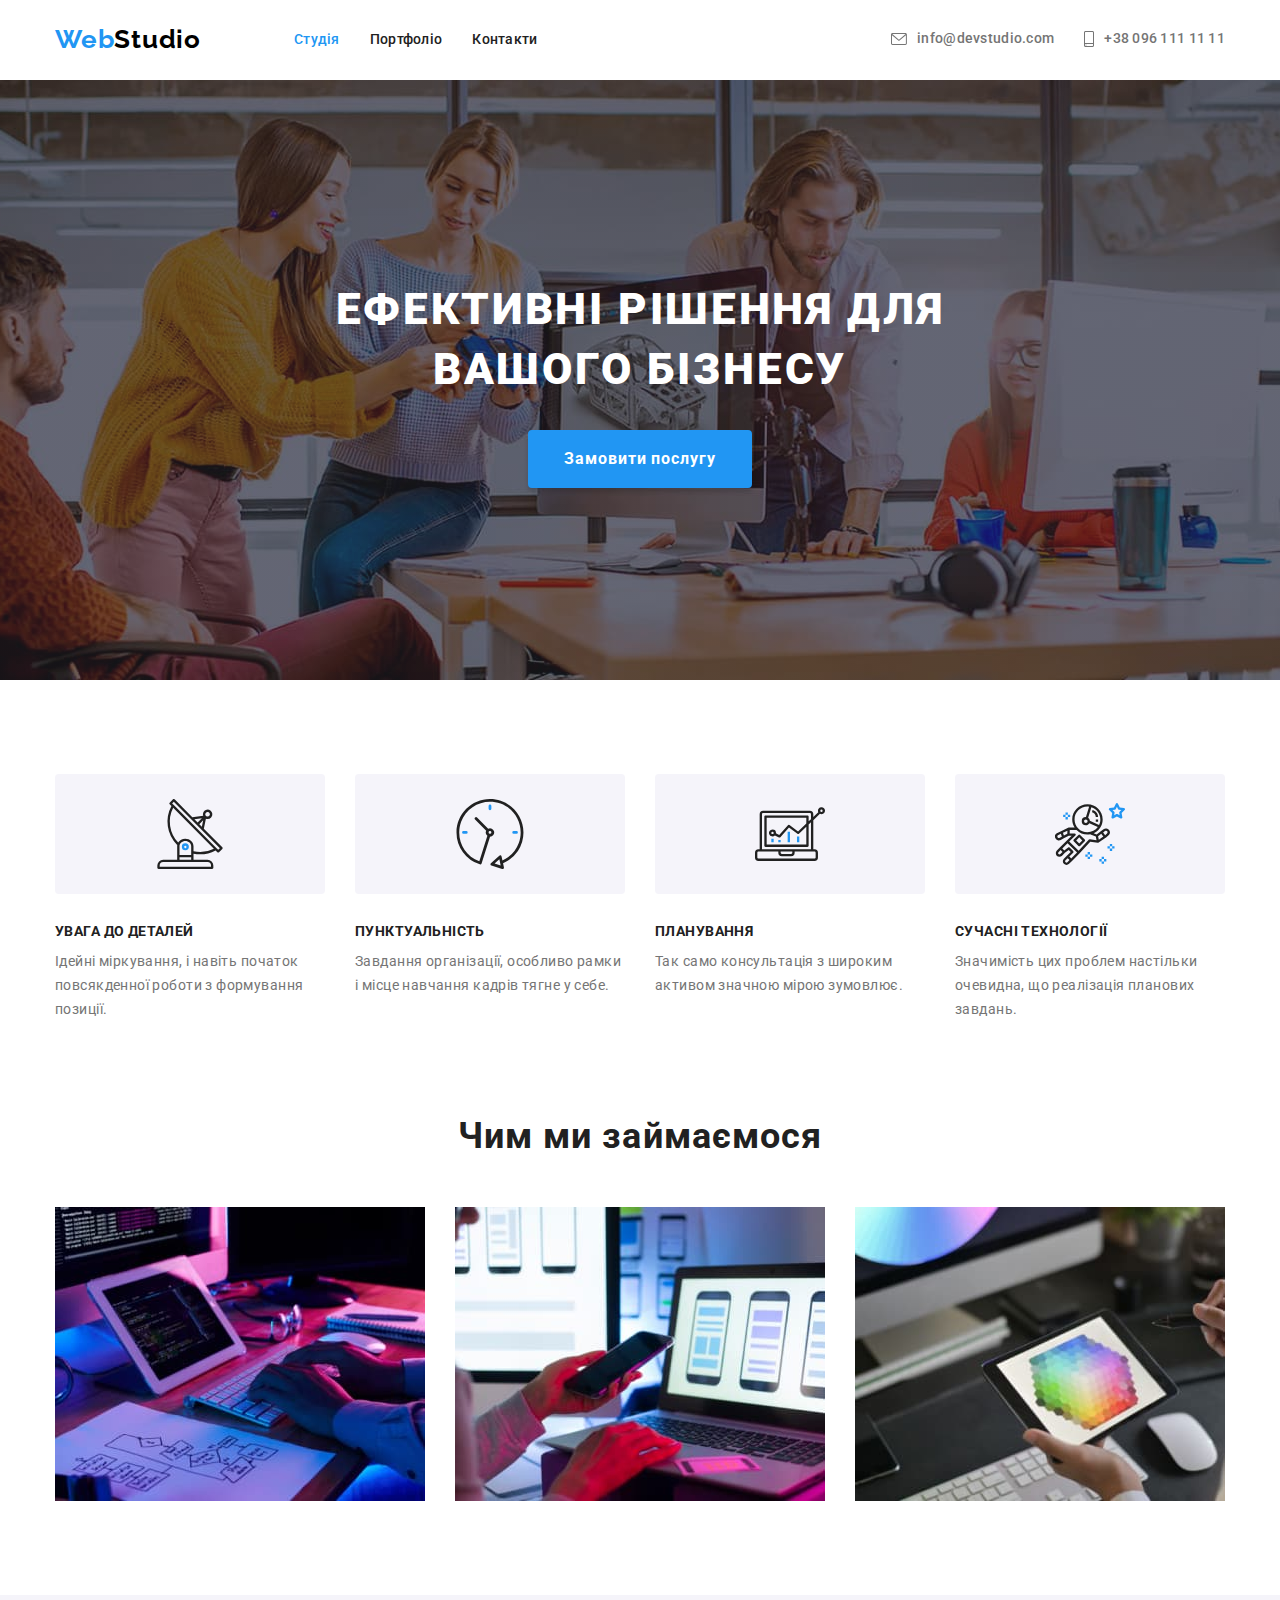
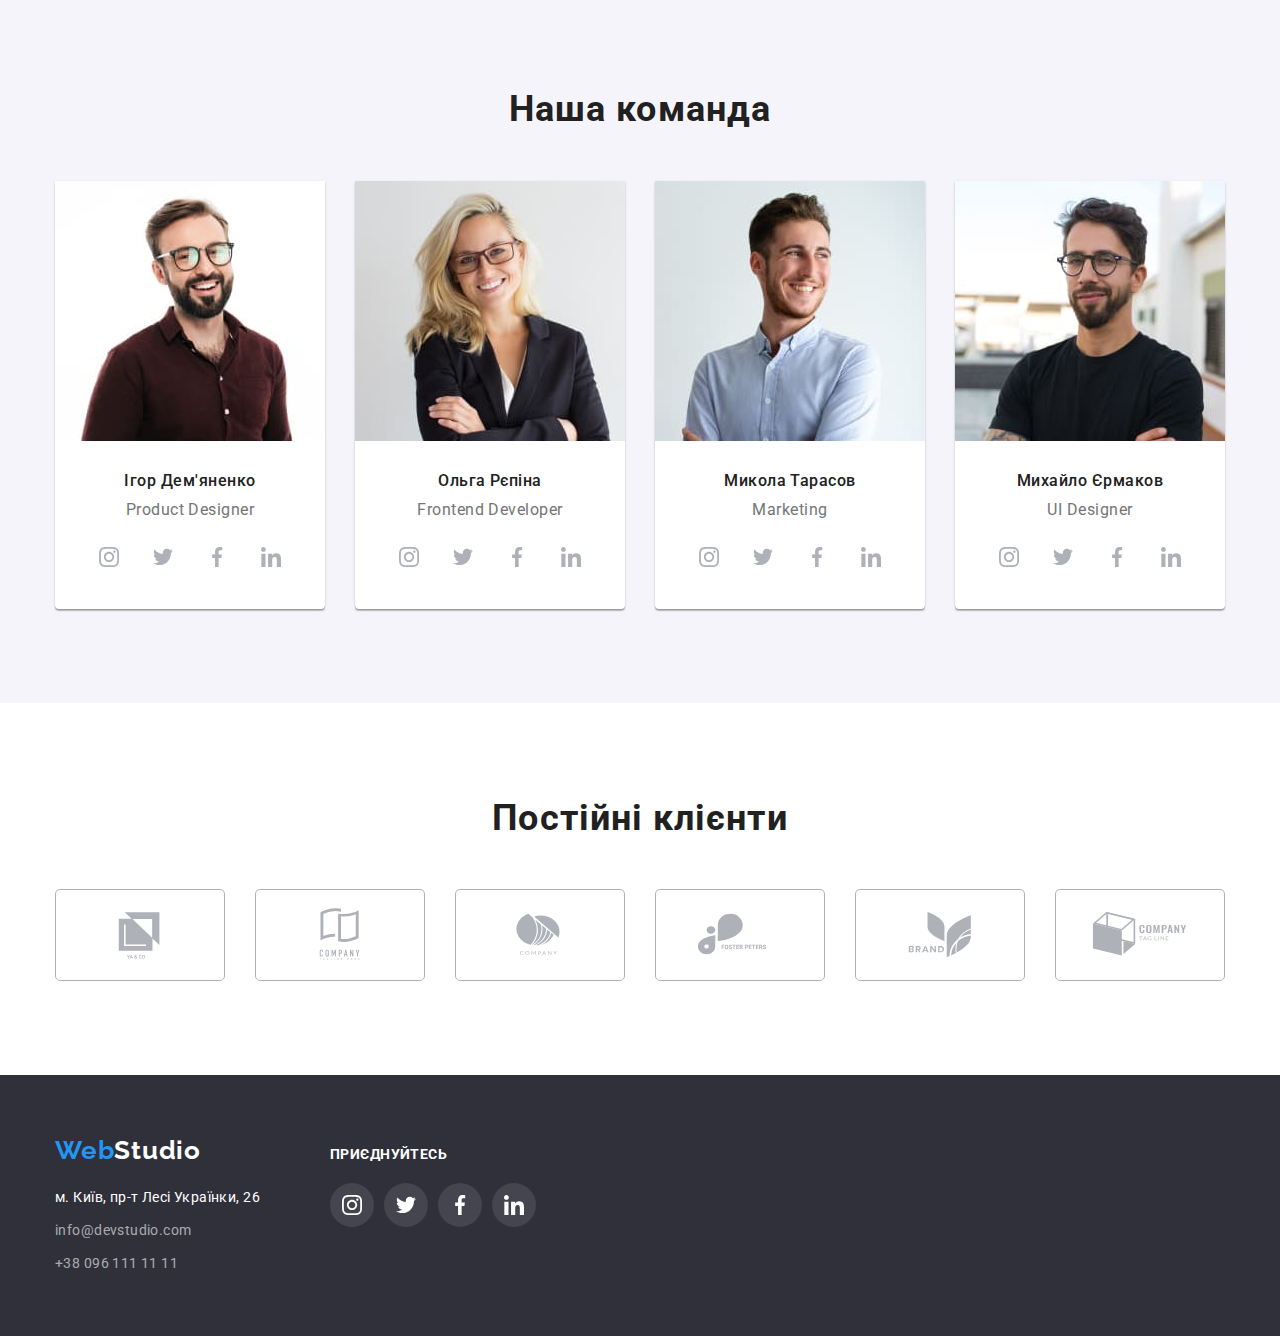
<file: index.html>
<!DOCTYPE html>
<html lang="uk">

<head>
  <meta charset="UTF-8">
  <meta http-equiv="X-UA-Compatible" content="IE=edge">
  <meta name="viewport" content="width=device-width, initial-scale=1.0">
  <title>Студія</title>
  <link rel="preconnect" href="https://fonts.googleapis.com">
  <link rel="preconnect" href="https://fonts.gstatic.com" crossorigin>
  <link href="https://fonts.googleapis.com/css2?family=Raleway:wght@700&family=Roboto:wght@400;500;700;900&display=swap"
    rel="stylesheet">
  <link rel="stylesheet" href="https://cdnjs.cloudflare.com/ajax/libs/modern-normalize/1.1.0/modern-normalize.min.css">
  <link rel="stylesheet" href="./css/styles.css">
</head>

<body class="site-body">
  <header class="header">
    <div class="container wrapper">
      <nav class="header-container">
        <a href="" class="header-logo link"><span class="span-logo">Web</span>Studio</a>
        <ul class="header-list list">
          <li class="header-item"><a class="header-link current link" href="./index.html">Студія</a></li>
          <li class="header-item"><a class="header-link link" href="./portfolio.html">Портфоліо</a></li>
          <li class="header-item"><a class="header-link link" href="">Контакти</a></li>
        </ul>
      </nav>
      <ul class="header-list-item list">
        <li class="header-item"><a class="header-mail  link" href="mailto:info@devstudio.com">
            <svg class="header-mail-item" width="16" height="12">
              <use href="./images/symbol-defs.svg#icon-envelope"></use>
            </svg>info@devstudio.com</a>
        </li>
        <li class="header-item"><a class="header-tel  link" href="tel:+380961111111">
            <svg class="header-tel-item" width="10" height="16">
              <use href="./images/symbol-defs.svg#icon-smartphone"></use>
            </svg>+38 096 111 11 11</a></li>
      </ul>
    </div>
  </header>
  <main>
    <section class="content overlay">
      <div class="container">
        <h1 class="content-title">Ефективні рішення для вашого бізнесу</h1>
        <button type="button" class="content-btn link">Замовити послугу</button>
      </div>
    </section>
    <section class="text">
      <div class="container">
        <h2 class="subject">Наші переваги</h2>
        <ul class="list">
          <li class="list-desc icon-antenna">
            <h3 class="text-caption">Увага до деталей</h3>
            <p class="text-desc">Ідейні міркування, і навіть початок повсякденної роботи з формування позиції.</p>
          </li>
          <li class="list-desc icon-clock">
            <h3 class="text-caption">Пунктуальність</h3>
            <p class="text-desc">Завдання організації, особливо рамки і місце навчання кадрів тягне у себе.</p>
          </li>
          <li class="list-desc icon-diagram">
            <h3 class="text-caption">Планування</h3>
            <p class="text-desc">Так само консультація з широким активом значною мірою зумовлює.</p>
          </li>
          <li class="list-desc icon-astronaut">
            <h3 class="text-caption">Сучасні технології</h3>
            <p class="text-desc">Значимість цих проблем настільки очевидна, що реалізація планових завдань.</p>
          </li>
        </ul>
      </div>
    </section>
    <section class="main">
      <div class="container">
        <h2 class="main-subtitle">Чим ми займаємося</h2>
        <ul class="list">
          <li><img src="./images/box-1.jpg" alt="програмуємо" class="" width="370" height="294"></li>
          <li><img src="./images/box-2.jpg" alt="тестуємо" class="" width="370" height="294"></li>
          <li><img src="./images/box-3.jpg" alt="створюємо" class="" width="370" height="294"></li>
        </ul>
      </div>
    </section>
    <section class="headline">
      <div class="container">
        <h2 class="headline-title">Наша команда</h2>
        <ul class="list headline-container">
          <li class="headline-img"><img class="" src="./images/img.jpg" alt="Ігор Дем'яненко" width="270" height="260">
            <div class="desc-text">
              <h3 class="headline-desc">Ігор Дем'яненко</h3>
              <p class="headline-text">Product Designer</p>
              <ul class="headline-soc list">
                <li class="headline-social">
                  <a href="" class="social-soc link">
                    <svg class="headline-social-soc" width="20" height="20">
                      <use href="./images/symbol-defs.svg#icon-instagram"></use>
                    </svg>
                  </a>
                </li>
                <li class="headline-social">
                  <a href="" class="social-soc link">
                    <svg class="headline-social-soc" width="20" height="20">
                      <use href="./images/symbol-defs.svg#icon-twitter"></use>
                    </svg>
                  </a>
                </li>
                <li class="headline-social">
                  <a href="" class="social-soc link">
                    <svg class="headline-social-soc" width="20" height="20">
                      <use href="./images/symbol-defs.svg#icon-facebook"></use>
                    </svg>
                  </a>
                </li>
                <li class="headline-social">
                  <a href="" class="social-soc link">
                    <svg class="headline-social-soc" width="20" height="20">
                      <use href="./images/symbol-defs.svg#icon-linkedin"></use>
                    </svg>
                  </a>
                </li>
              </ul>
            </div>
          </li>
          <li class="headline-img"><img class="" src="./images/img-1.jpg" alt="Ольга Рєпіна" width="270" height="260">
            <div class="desc-text">
              <h3 class="headline-desc">Ольга Рєпіна</h3>
              <p class="headline-text">Frontend Developer</p>
              <ul class="headline-soc list">
                <li class="headline-social">
                  <a href="" class="social-soc link">
                    <svg class="headline-social-soc" width="20" height="20">
                      <use href="./images/symbol-defs.svg#icon-instagram"></use>
                    </svg>
                  </a>
                </li>
                <li class="headline-social">
                  <a href="" class="social-soc link">
                    <svg class="headline-social-soc" width="20" height="20">
                      <use href="./images/symbol-defs.svg#icon-twitter"></use>
                    </svg>
                  </a>
                </li>
                <li class="headline-social">
                  <a href="" class="social-soc link">
                    <svg class="headline-social-soc" width="20" height="20">
                      <use href="./images/symbol-defs.svg#icon-facebook"></use>
                    </svg>
                  </a>
                </li>
                <li class="headline-social">
                  <a href="" class="social-soc link">
                    <svg class="headline-social-soc" width="20" height="20">
                      <use href="./images/symbol-defs.svg#icon-linkedin"></use>
                    </svg>
                  </a>
                </li>
              </ul>
            </div>
          </li>
          <li class="headline-img"><img class="" src="./images/img-2.jpg" alt="Микола Тарасов" width="270" height="260">
            <div class="desc-text">
              <h3 class="headline-desc">Микола Тарасов</h3>
              <p class="headline-text">Marketing</p>
              <ul class="headline-soc list">
                <li class="headline-social">
                  <a href="" class="social-soc link">
                    <svg class="headline-social-soc" width="20" height="20">
                      <use href="./images/symbol-defs.svg#icon-instagram"></use>
                    </svg>
                  </a>
                </li>
                <li class="headline-social">
                  <a href="" class="social-soc link">
                    <svg class="headline-social-soc" width="20" height="20">
                      <use href="./images/symbol-defs.svg#icon-twitter"></use>
                    </svg>
                  </a>
                </li>
                <li class="headline-social">
                  <a href="" class="social-soc link">
                    <svg class="headline-social-soc" width="20" height="20">
                      <use href="./images/symbol-defs.svg#icon-facebook"></use>
                    </svg>
                  </a>
                </li>
                <li class="headline-social">
                  <a href="" class="social-soc link">
                    <svg class="headline-social-soc" width="20" height="20">
                      <use href="./images/symbol-defs.svg#icon-linkedin"></use>
                    </svg>
                  </a>
                </li>
              </ul>
            </div>
          </li>
          <li class="headline-img"><img class="" src="./images/img-3.jpg" alt="Михайло Єрмаков" width="270"
              height="260">
            <div class="desc-text">
              <h3 class="headline-desc">Михайло Єрмаков</h3>
              <p class="headline-text">UI Designer</p>
              <ul class="headline-soc list">
                <li class="headline-social">
                  <a href="" class="social-soc link">
                    <svg class="headline-social-soc" width="20" height="20">
                      <use href="./images/symbol-defs.svg#icon-instagram"></use>
                    </svg>
                  </a>
                </li>
                <li class="headline-social">
                  <a href="" class="social-soc link">
                    <svg class="headline-social-soc" width="20" height="20">
                      <use href="./images/symbol-defs.svg#icon-twitter"></use>
                    </svg>
                  </a>
                </li>
                <li class="headline-social">
                  <a href="" class="social-soc link">
                    <svg class="headline-social-soc" width="20" height="20">
                      <use href="./images/symbol-defs.svg#icon-facebook"></use>
                    </svg>
                  </a>
                </li>
                <li class="headline-social">
                  <a href="" class="social-soc link">
                    <svg class="headline-social-soc" width="20" height="20">
                      <use href="./images/symbol-defs.svg#icon-linkedin"></use>
                    </svg>
                  </a>
                </li>
              </ul>
            </div>
          </li>
        </ul>
      </div>
    </section>
    <section class="company">
      <div class="container">
        <h2 class="logo-container">Постійні клієнти</h2>
        <ul class="company-container list">
          <li class="company-list">
            <a href="" class="company-container-list link">
              <svg width="106" height="60">
                <use href="./images/symbol-defs.svg#icon-Logo-1"></use>
              </svg>
            </a>
          </li>
          <li class="company-list">
            <a href="" class="company-container-list link">
              <svg width="106" height="60">
                <use href="./images/symbol-defs.svg#icon-Logo-2"></use>
              </svg>
            </a>
          </li>
          <li class="company-list">
            <a href="" class="company-container-list link">
              <svg width="106" height="60">
                <use href="./images/symbol-defs.svg#icon-Logo-3"></use>
              </svg>
            </a>
          </li>
          <li class="company-list">
            <a href="" class="company-container-list link">
              <svg width="106" height="60">
                <use href="./images/symbol-defs.svg#icon-Logo-4"></use>
              </svg>
            </a>
          </li>
          <li class="company-list">
            <a href="" class="company-container-list link">
              <svg width="106" height="60">
                <use href="./images/symbol-defs.svg#icon-Logo-5"></use>
              </svg>
            </a>
          </li>
          <li class="company-list">
            <a href="" class="company-container-list link">
              <svg width="106" height="60">
                <use href="./images/symbol-defs.svg#icon-Logo-6"></use>
              </svg>
            </a>
          </li>
        </ul>
      </div>
    </section>
  </main>
  <footer class="footer">
    <div class="container adress-part">
      <div class="">
        <a class="footer-logo link" href=""><span class="footer-span-logo">Web</span>Studio</a>
        <address class="footer-address">
          <ul class="list foter-list">
            <li class="list-footer"><a class="footer-address-gps link" href="https://goo.gl/maps/CPtrU1FHBa2aNyZL9"
                target="_blank" rel="noopener noreferrer nofollow">м. Київ, пр-т Лесі Українки, 26</a>
            </li>
            <li class="list-footer"><a class="footer-mail link" href="mailto:info@devstudio.com">info@devstudio.com</a>
            </li>
            <li><a class="footer-tel link" href="tel:+380961111111">+38 096 111 11 11</a></li>
          </ul>
        </address>
      </div>
      <div class="social-container">
        <h2 class="soc-title">Приєднуйтесь</h2>
        <ul class="footer-soc-title list">
          <li class="footer-social"><a href="" class="footer-social-soc link">
              <svg width="20" height="20">
                <use href="./images/symbol-defs.svg#icon-instagram"></use>
              </svg>
            </a></li>
          <li class="footer-social"><a href="" class="footer-social-soc link">
              <svg width="20" height="20">
                <use href="./images/symbol-defs.svg#icon-twitter"></use>
              </svg>
            </a></li>
          <li class="footer-social"><a href="" class="footer-social-soc link">
              <svg width="20" height="20">
                <use href="./images/symbol-defs.svg#icon-facebook"></use>
              </svg>
            </a></li>
          <li class="footer-social"><a href="" class="footer-social-soc link">
              <svg width="20" height="20">
                <use href="./images/symbol-defs.svg#icon-linkedin"></use>
              </svg>
            </a></li>
        </ul>

      </div>
    </div>
  </footer>
</body>

</html>
</file>
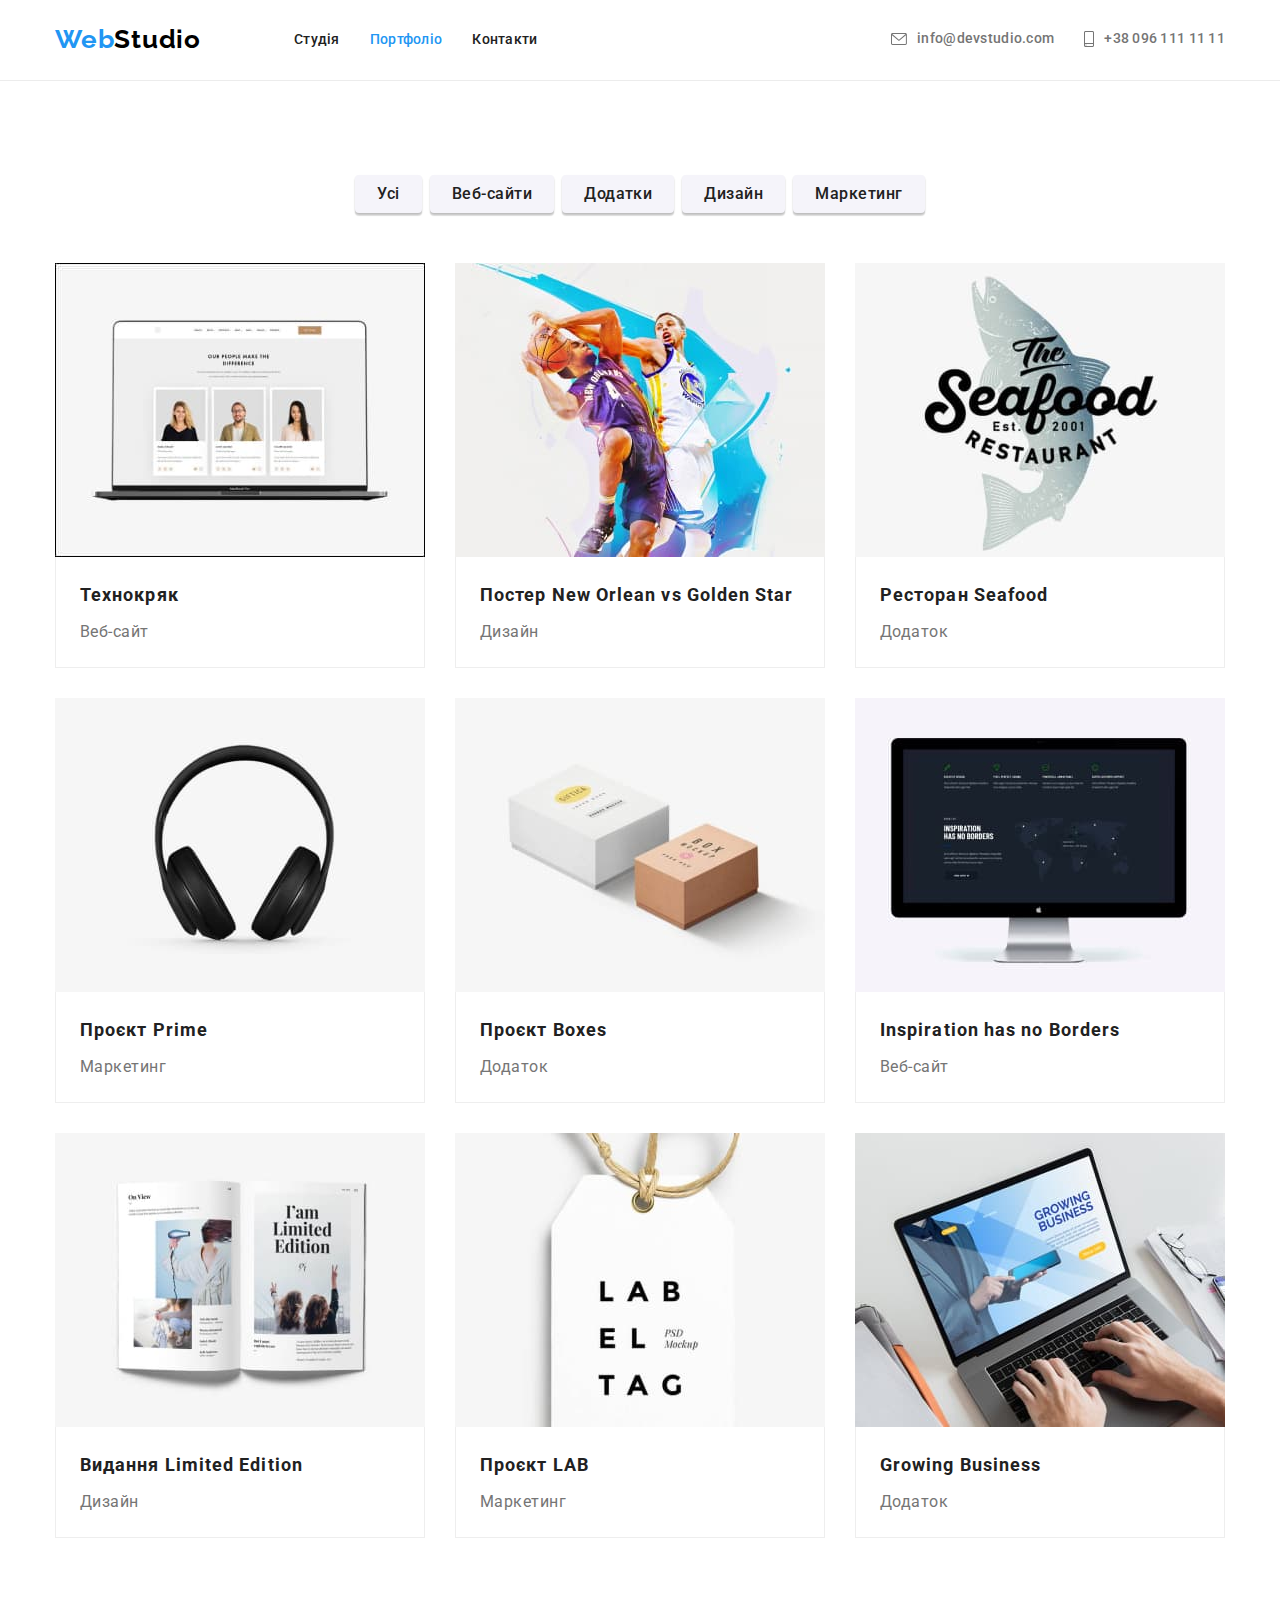
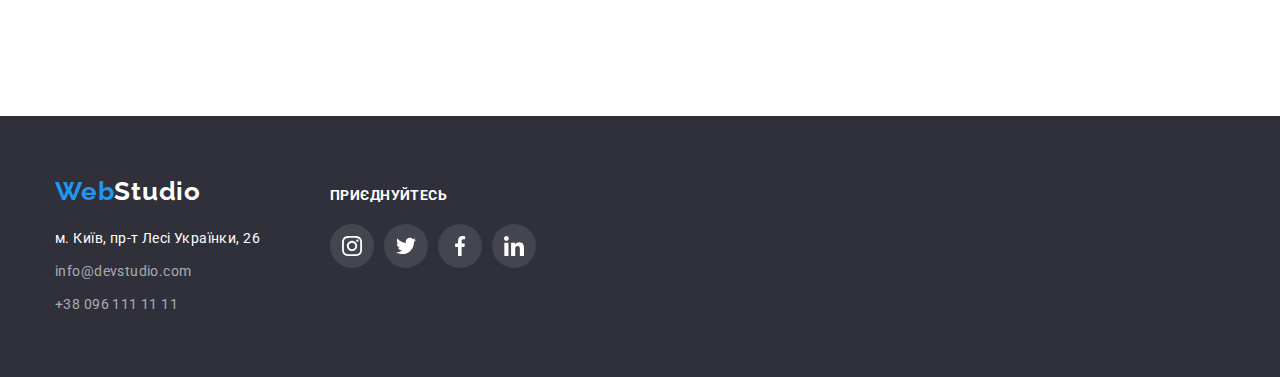
<file: portfolio.html>
<!DOCTYPE html>
<html lang="uk">

<head>
    <meta charset="UTF-8">
    <meta http-equiv="X-UA-Compatible" content="IE=edge">
    <meta name="viewport" content="width=device-width, initial-scale=1.0">
    <title>Портфоліо</title>
    <link rel="preconnect" href="https://fonts.googleapis.com">
    <link rel="preconnect" href="https://fonts.gstatic.com" crossorigin>
    <link
        href="https://fonts.googleapis.com/css2?family=Raleway:wght@700&family=Roboto:wght@400;500;700;900&display=swap"
        rel="stylesheet">
    <link rel="stylesheet"
        href="https://cdnjs.cloudflare.com/ajax/libs/modern-normalize/1.1.0/modern-normalize.min.css">
    <link rel="stylesheet" href="./css/styles.css">
</head>

<body class="site-body">
    <header class="header header-body">
        <div class="container wrapper">
            <nav class="header-container">
                <a href="" class="header-logo link"><span class="span-logo">Web</span>Studio</a>
                <ul class="header-list list">
                    <li class="header-item"><a class="header-link link" href="./index.html">Студія</a></li>
                    <li class="header-item"><a class="header-link current link" href="./portfolio.html">Портфоліо</a>
                    </li>
                    <li class="header-item"><a class="header-link link" href="">Контакти</a></li>
                </ul>
            </nav>
            <ul class="header-list-item list">
                <li class="header-item"><a class="header-mail  link" href="mailto:info@devstudio.com">
                        <svg class="header-mail-item" width="16" height="12">
                            <use href="./images/symbol-defs.svg#icon-envelope"></use>
                        </svg>info@devstudio.com</a>
                </li>
                <li class="header-item"><a class="header-tel link" href="tel:+380961111111">
                        <svg class="header-tel-item" width="10" height="16">
                            <use href="./images/symbol-defs.svg#icon-smartphone"></use>
                        </svg>+38 096 111 11 11</a></li>
            </ul>
        </div>
    </header>
    <main class="main">
        <section class="main-container-list">
            <div class="container">
                <ul class="list main-container-btn">
                    <li class="container-main"><button class="main-btn link" type="button">Усі</button></li>
                    <li class="container-main"><button class="main-btn link" type="button">Веб-сайти</button></li>
                    <li class="container-main"><button class="main-btn link" type="button">Додатки</button></li>
                    <li class="container-main"><button class="main-btn link" type="button">Дизайн</button></li>
                    <li class="container-main"><button class="main-btn link" type="button">Маркетинг</button></li>
                </ul>
                <ul class="list container-list">
                    <li class="main-list"><a class="link container-card" href="./images/img-11.jpg"><img class="img"
                                src="./images/img-11.jpg" alt="Веб-сайт" width="370" height="294">
                            <div class="main-img">
                                <h3 class="main-title link">Технокряк</h3>
                                <p class="main-text link">Веб-сайт</p>
                            </div>
                        </a>
                    </li>
                    <li class="main-list"><a class="link container-card" href="./images/img-12.jpg"><img class="img"
                                src="./images/img-12.jpg" alt="Логотип" width="370" height="294">
                            <div class="main-img">
                                <h3 class="main-title link">Постер New Orlean vs Golden Star</h3>
                                <p class="main-text link">Дизайн</p>
                            </div>
                        </a>
                    </li>
                    <li class="main-list"><a class="link container-card" href="./images/img-13.jpg"><img class="img"
                                src="./images/img-13.jpg" alt="Ресторан" width="370" height="294">
                            <div class="main-img">
                                <h3 class="main-title link">Ресторан Seafood</h3>
                                <p class="main-text link">Додаток</p>
                            </div>
                        </a>
                    </li>
                    <li class="main-list"><a class="link container-card" href="./images/img-14.jpg"><img class="img"
                                src="./images/img-14.jpg" alt="Навушники" width="370" height="294">
                            <div class="main-img">
                                <h3 class="main-title link">Проєкт Prime</h3>
                                <p class="main-text link">Маркетинг</p>
                            </div>
                        </a>
                    </li>
                    <li class="main-list"><a class="link container-card" href="./images/img-15.jpg"><img class="img"
                                src="./images/img-15.jpg" alt="Коробки" width="370" height="294">
                            <div class="main-img">
                                <h3 class="main-title link">Проєкт Boxes</h3>
                                <p class="main-text link">Додаток</p>
                            </div>
                        </a>
                    </li>
                    <li class="main-list">
                        <a class="link container-card" href="./images/img-16.jpg"><img class="img"
                                src="./images/img-16.jpg" alt="Екран" width="370" height="294">
                            <div class="main-img">
                                <h3 class="main-title link">Inspiration has no Borders</h3>
                                <p class="main-text link">Веб-сайт</p>
                            </div>
                        </a>
                    </li>
                    <li class="main-list"><a class="link container-card" href="./images/img-17.jpg"><img class="img"
                                src="./images/img-17.jpg" alt="Книга" width="370" height="294">
                            <div class="main-img">
                                <h3 class="main-title link">Видання Limited Edition</h3>
                                <p class="main-text link">Дизайн</p>
                            </div>
                        </a>
                    </li>
                    <li class="main-list"><a class="link container-card" href="./images/img-18.jpg"><img class="img"
                                src="./images/img-18.jpg" alt="Ярлик" width="370" height="294">
                            <div class="main-img">
                                <h3 class="main-title link">Проєкт LAB</h3>
                                <p class="main-text link">Маркетинг</p>
                            </div>
                        </a>
                    </li>
                    <li class="main-list"><a class="link container-card" href="./images/img-19.jpg"><img class="img"
                                src="./images/img-19.jpg" alt="Ноутбук" width="370" height="294">
                            <div class="main-img">
                                <h3 class="main-title link">Growing Business</h3>
                                <p class="main-text link">Додаток</p>
                            </div>
                        </a>
                    </li>
                </ul>
            </div>
        </section>
    </main>
    <footer class="footer">
        <div class="container adress-part">
            <div class="">
                <a class="footer-logo link" href=""><span class="footer-span-logo">Web</span>Studio</a>
                <address class="footer-address">
                    <ul class="list foter-list">
                        <li class="list-footer"><a class="footer-address-gps link"
                                href="https://goo.gl/maps/CPtrU1FHBa2aNyZL9" target="_blank"
                                rel="noopener noreferrer nofollow">м. Київ, пр-т Лесі Українки, 26</a>
                        </li>
                        <li class="list-footer"><a class="footer-mail link"
                                href="mailto:info@devstudio.com">info@devstudio.com</a>
                        </li>
                        <li><a class="footer-tel link" href="tel:+380961111111">+38 096 111 11 11</a></li>
                    </ul>
                </address>
            </div>
            <div class="social-container">
                <h2 class="soc-title">Приєднуйтесь</h2>
                <ul class="footer-soc-title list">
                    <li class="footer-social"><a href="" class="footer-social-soc link">
                            <svg width="20" height="20">
                                <use href="./images/symbol-defs.svg#icon-instagram"></use>
                            </svg>
                        </a></li>
                    <li class="footer-social"><a href="" class="footer-social-soc link">
                            <svg width="20" height="20">
                                <use href="./images/symbol-defs.svg#icon-twitter"></use>
                            </svg>
                        </a></li>
                    <li class="footer-social"><a href="" class="footer-social-soc link">
                            <svg width="20" height="20">
                                <use href="./images/symbol-defs.svg#icon-facebook"></use>
                            </svg>
                        </a></li>
                    <li class="footer-social"><a href="" class="footer-social-soc link">
                            <svg width="20" height="20">
                                <use href="./images/symbol-defs.svg#icon-linkedin"></use>
                            </svg>
                        </a></li>
                </ul>

            </div>
        </div>
    </footer>
</body>

</html>
</file>
<file: css/styles.css>
.site-body {
    font-family: 'Roboto', sans-serif;
        background: #FFFFFF;

}
.list {
    list-style: none;
    display: flex;
    gap: 30px;
}

.link {
    text-decoration: none;
}

.link:hover{
    color: #2196F3;
}

.link:focus{
    color: #2196F3;
}

p, h1, h2, h3, h4, h5, h6{
    margin: 0;
} 
ul, ol{
    margin: 0;
    padding-left: 0;
}
img {
    display: block;
}

/*------------------------HEADER----------------*/
.header{
    background: #FFFFFF;
    padding-top: 24px;
    padding-bottom: 25px;
}

.container{
    width: 1200px;
    padding-left: 15px;
    padding-right: 15px;
    margin: 0 auto;
}

.wrapper{
    display: flex;
    justify-content: space-between;
    align-items: center;
}

.header-container{
    display: flex;
    align-items: center;
}

.content-btn{
    cursor: pointer;
    border-radius: 4px;
    background: #2196F3;
        box-shadow: 0px 4px 4px rgba(0, 0, 0, 0.15);
}

.header-logo {
    font-family: 'Raleway', sans-serif;
        font-weight: 700;
        font-size: 26px;
        line-height: 1.19;
        letter-spacing: 0.03em;
        color: #000000;
}

.header-list{
    margin-left: 93px;
}

.header-list-item{
    display: flex;
}

.header-list .header-link.current{
 color: #2196F3;
}

.span-logo{
    color: #2196F3;
}

.header-link {
        font-weight: 500;
        font-size: 14px;
        line-height: 1.14;
        letter-spacing: 0.02em;
        color: #212121;
}


.header-mail {
    font-weight: 500;
        font-size: 14px;
        line-height: 1.14;
        letter-spacing: 0.02em;
        color: #757575;
        display: flex;
        align-items: center;
}

.header-mail-item{
    fill: currentColor;
    margin-right: 10px;
}

.header-tel-item{
    fill: currentColor;
    margin-right: 10px;
}

.header-tel {
    font-weight: 500;
        font-size: 14px;
        line-height: 1.14;
        letter-spacing: 0.02em;
        color: #757575;
        display: flex;
    align-items: center;
}

.header-item{
}

.header-list-item{
    display: flex;
    align-items: center;
}
/*-------------------------MAIN-------------------*/
.content {
    background: #2F303A;
    padding-top: 200px;
    padding-bottom: 200px;
}

.overlay{
    max-width: 1600px;
    height: 600px;
    margin-left: auto;
    margin-right: auto;
    background-image: linear-gradient(rgba(47, 48, 58, 0.4), rgba(47, 48, 58, 0.4)),
    url(../images/Imgb-1.jpg);
    
    background-size: cover;
    background-position: center;
    background-repeat: no-repeat;
}

.content-title {
    font-weight: 900;
    font-size: 44px;
    line-height: 1.36;
    text-align: center;
    letter-spacing: 0.06em;
    text-transform: uppercase;
    color: #FFFFFF;
    width: 696px;
    margin-left: 452px;
    margin-right: 452px;
    margin: 0 auto;
    margin-bottom: 30px;
}

.content-btn {
    font-family: inherit;
    font-weight: 700;
        font-size: 16px;
        line-height: 1.88;
        letter-spacing: 0.06em;
        color: #FFFFFF;
        margin: 0 auto;
        display: flex;
        padding: 10px 32px;
        background: #2196F3;
        border: 4px solid #2196F3;
}

.text{
   padding-top: 94px;
   padding-bottom: 94px;
}

.subject {
    font-weight: 700;
        font-size: 24px;
        line-height: 1.19;
        align-items: center;
        text-align: center;
                position: absolute;
                width: 1px;
                height: 1px;
                margin: -1px;
                border: 0;
                padding: 0;
        
                white-space: nowrap;
                clip-path: inset(100%);
                clip: rect(0 0 0 0);
                overflow: hidden;
}

.icon-antenna::before{
    display: block;
    content: "";
    height: 120px;
    background: #F5F4FA;
        border-radius: 4px;
    background-image:url(../images/antenna-1.svg);
    background-repeat: no-repeat;
    background-position: center;
    margin-bottom: 30px;
}

.icon-clock::before{
    display: block;
    content: "";
    height: 120px;
    background: #F5F4FA;
    border-radius: 4px;
    background-image: url(../images/clock-1.svg);
    background-repeat: no-repeat;
    background-position: center;
    margin-bottom: 30px;
}

.icon-diagram::before{
    display: block;
    content: "";
    height: 120px;
    background: #F5F4FA;
    border-radius: 4px;
    background-image: url(../images/diagram-1.svg);
    background-repeat: no-repeat;
    background-position: center;
    margin-bottom: 30px;
}

.icon-astronaut::before{
    display: block;
    content: "";
    height: 120px;
    background: #F5F4FA;
    border-radius: 4px;
    background-image: url(../images/astronaut-1.svg);
    background-repeat: no-repeat;
    background-position: center;
    margin-bottom: 30px;
}

.text-caption {
    font-weight: 700;
        font-size: 14px;
        line-height: 1.14;
        letter-spacing: 0.03em;
        text-transform: uppercase;
        color: #212121;
        margin-bottom: 10px;
    }

.text-desc {
        font-size: 14px;
        line-height: 1.71;
        letter-spacing: 0.03em;
        color: #757575;
}

.list-desc{
width: 270px;
}

.main{
    padding-bottom: 94px;
}

.main-subtitle {
    font-weight: 700;
        font-size: 36px;
        line-height: 1.16;
        text-align: center;
        letter-spacing: 0.03em;
        color: #212121;
        margin-bottom: 50px;
}
.headline {
    background: #F5F4FA;
    padding-top: 94px;
    padding-bottom: 94px;
}

.headline-title {
    font-weight: 700;
        font-size: 36px;
        line-height: 1.16;
        text-align: center;
        letter-spacing: 0.03em;
        color: #212121;
        margin-bottom: 50px;
}

.headline-container{
}

.headline-img{
    background: #FFFFFF;
        box-shadow: 0px 1px 3px rgba(0, 0, 0, 0.12), 0px 1px 1px rgba(0, 0, 0, 0.14), 0px 2px 1px rgba(0, 0, 0, 0.2);
        border-radius: 0px 0px 4px 4px;
}

.headline-desc {
    font-weight: 500;
        font-size: 16px;
        line-height: 1.19;
        text-align: center;
        letter-spacing: 0.03em;
        color: #212121;
        margin-bottom: 10px;
}

.headline-text {
        line-height: 1.19;
        text-align: center;
        letter-spacing: 0.03em;
        color: #757575;
}

.desc-text{
    padding-top: 30px;
    padding-bottom: 30px;
}
.headline-soc {
    display: flex;
    justify-content: center;
    gap: 10px;
    margin-top: 16px;
}

.headline-social {
    width: 44px;
    height: 44px;
}

.social-soc {
    width: 100%;
    height: 100%;
    border-radius: 50%;
    display: flex;
    align-items: center;
    justify-content: center;
    fill: #AFB1B8;
}

.social-soc:hover,
.social-soc:focus{
    background-color: #2196F3;
    fill: #FFFFFF;
}

.company{
    padding-top: 94px;
    padding-bottom: 94px;
}

.logo-container{
    font-weight: 700;
    font-size: 36px;
    line-height: 42px;
    text-align: center;
    letter-spacing: 0.03em;
    color: #212121;
    margin-bottom: 50px;
}

.company-container{
    display: flex;
    gap: 30px;
}

.company-list{
    width: calc((100% - 150px) / 6);
    height: 92px;
}

.company-container-list{
    width: 100%;
    height: 100%;
    border: 1px solid #AFB1B8;
    border-radius: 5px;
    display: flex;
    align-items: center;
    justify-content: center;
    fill: #AFB1B8;
}

.company-container-list:hover,
.company-container-list:focus{
    fill:#2196F3;
    border: 1px solid #2196F3
}
/*-----------------------FOOTER-------------------------*/
.footer {
    background: #2F303A;
    padding-top: 60px;
    padding-bottom: 60px;
    display: flex;
}

.adress-part{
    display:flex ;
    align-items: baseline
}

.footer-address {
        font-style: normal;
        margin-top: 20px;
}

.foter-list{
    display: inline;
}

.footer-logo {
    font-family: 'Raleway', sans-serif;
        font-weight: 700;
        font-size: 26px;
        line-height: 1.19;
        letter-spacing: 0.03em;
        color: #FFFFFF;
}

.footer-span-logo{
    color: #2196F3;
}

.list-footer:not(:last-child){
    margin-bottom: 9px;

}

.footer-address-gps {
    margin-bottom: 9px;
    font-size: 14px;
        line-height: 1.71;
        letter-spacing: 0.03em;
        color: #FFFFFF;
        
}

.footer-mail {
    margin-bottom: 9px;
        font-size: 14px;
        line-height: 1.71;
        letter-spacing: 0.03em;
        color: rgba(255, 255, 255, 0.6);
}
.footer-tel {
        font-size: 14px;
        line-height: 1.71;
        letter-spacing: 0.03em;
        color: rgba(255, 255, 255, 0.6);
}


.soc-title{
    font-weight: 700;
    font-size: 14px;
    line-height: 1.14;
    letter-spacing: 0.03em;
    text-transform: uppercase;
    color: #FFFFFF;
    margin-bottom: 20px;
}

.footer-social{
    width: 44px;
    height: 44px;
}

.footer-social-soc{
    width: 100%;
    height: 100%;
    border-radius: 50%;
    display: flex;
    align-items: center;
    justify-content: center;
    fill: #FFFFFF;
    background: rgba(255, 255, 255, 0.1);
}

.footer-social-soc:hover,
.footer-social-soc:focus{
    background-color: #2196F3;
    fill: #FFFFFF;
}

.footer-soc-title{
    display: flex;
    justify-content: center;
    gap: 10px;
}

.social-container{
    margin-left: 70px;
}

/*-------------------------PORTFOLIO-------------------------*/
/*--------------------------MAIN------------------------------*/
.header-body{
    border-bottom: 1px solid #ECECEC;
}

.main-btn{
    font-family: inherit;
    font-weight: 500;
        font-size: 16px;
        line-height: 1.62;
        text-align: center;
        letter-spacing: 0.03em;
        color: #212121;
}

.container-main:hover,
.container-main:focus{
    box-shadow: 0px 3px 1px rgba(0, 0, 0, 0.1), 0px 1px 2px rgba(0, 0, 0, 0.08), 0px 2px 2px rgba(0, 0, 0, 0.12);
        border-radius: 4px;
}

.main-title{
    font-weight: 700;
        font-size: 18px;
        line-height: 2;
        letter-spacing: 0.06em;
        color: #212121;
        margin-bottom: 4px;
}
.main-text{
        line-height: 1.88;
        letter-spacing: 0.03em;
        color: #757575;
}

.main-btn{
    cursor: pointer;
    background: #F5F4FA;
        border-radius: 4px;
        box-shadow: 0px 3px 1px rgba(0, 0, 0, 0.1), 0px 1px 2px rgba(0, 0, 0, 0.08), 0px 2px 2px rgba(0, 0, 0, 0.12);
    border: none;
    padding-left: 22px;
    padding-right: 22px;
    padding-top: 6px;
    padding-bottom: 6px;
}

.main-container-list{
    padding-top: 94px;
    padding-bottom: 34px;
}

.container-list{
    display: flex;
    flex-wrap: wrap;
    flex-basis: calc(100% / 3);
    margin-bottom: 50px;
}

.container-card{
    display: block;
}

.container-card:hover,
.container-card:focus {
    box-shadow: 0px 1px 1px rgba(0, 0, 0, 0.12),
        0px 4px 4px rgba(0, 0, 0, 0.06),
        1px 4px 6px rgba(0, 0, 0, 0.16);
}


.main-list{
        background: #FFFFFF;
        width: 370px;
}
.main-container-btn{
    margin-bottom: 50px;
    display: flex;
    gap: 8px;
    justify-content: center
}

.img{
}

.main-img{
    padding-top: 20px;
    padding-bottom: 20px;
    padding-left: 24px;
    padding-right: 24px;
    border-right:1px solid #EEEEEE; ;
    border-bottom:1px solid #EEEEEE; ;
    border-left:1px solid #EEEEEE; ;
}
</file>
